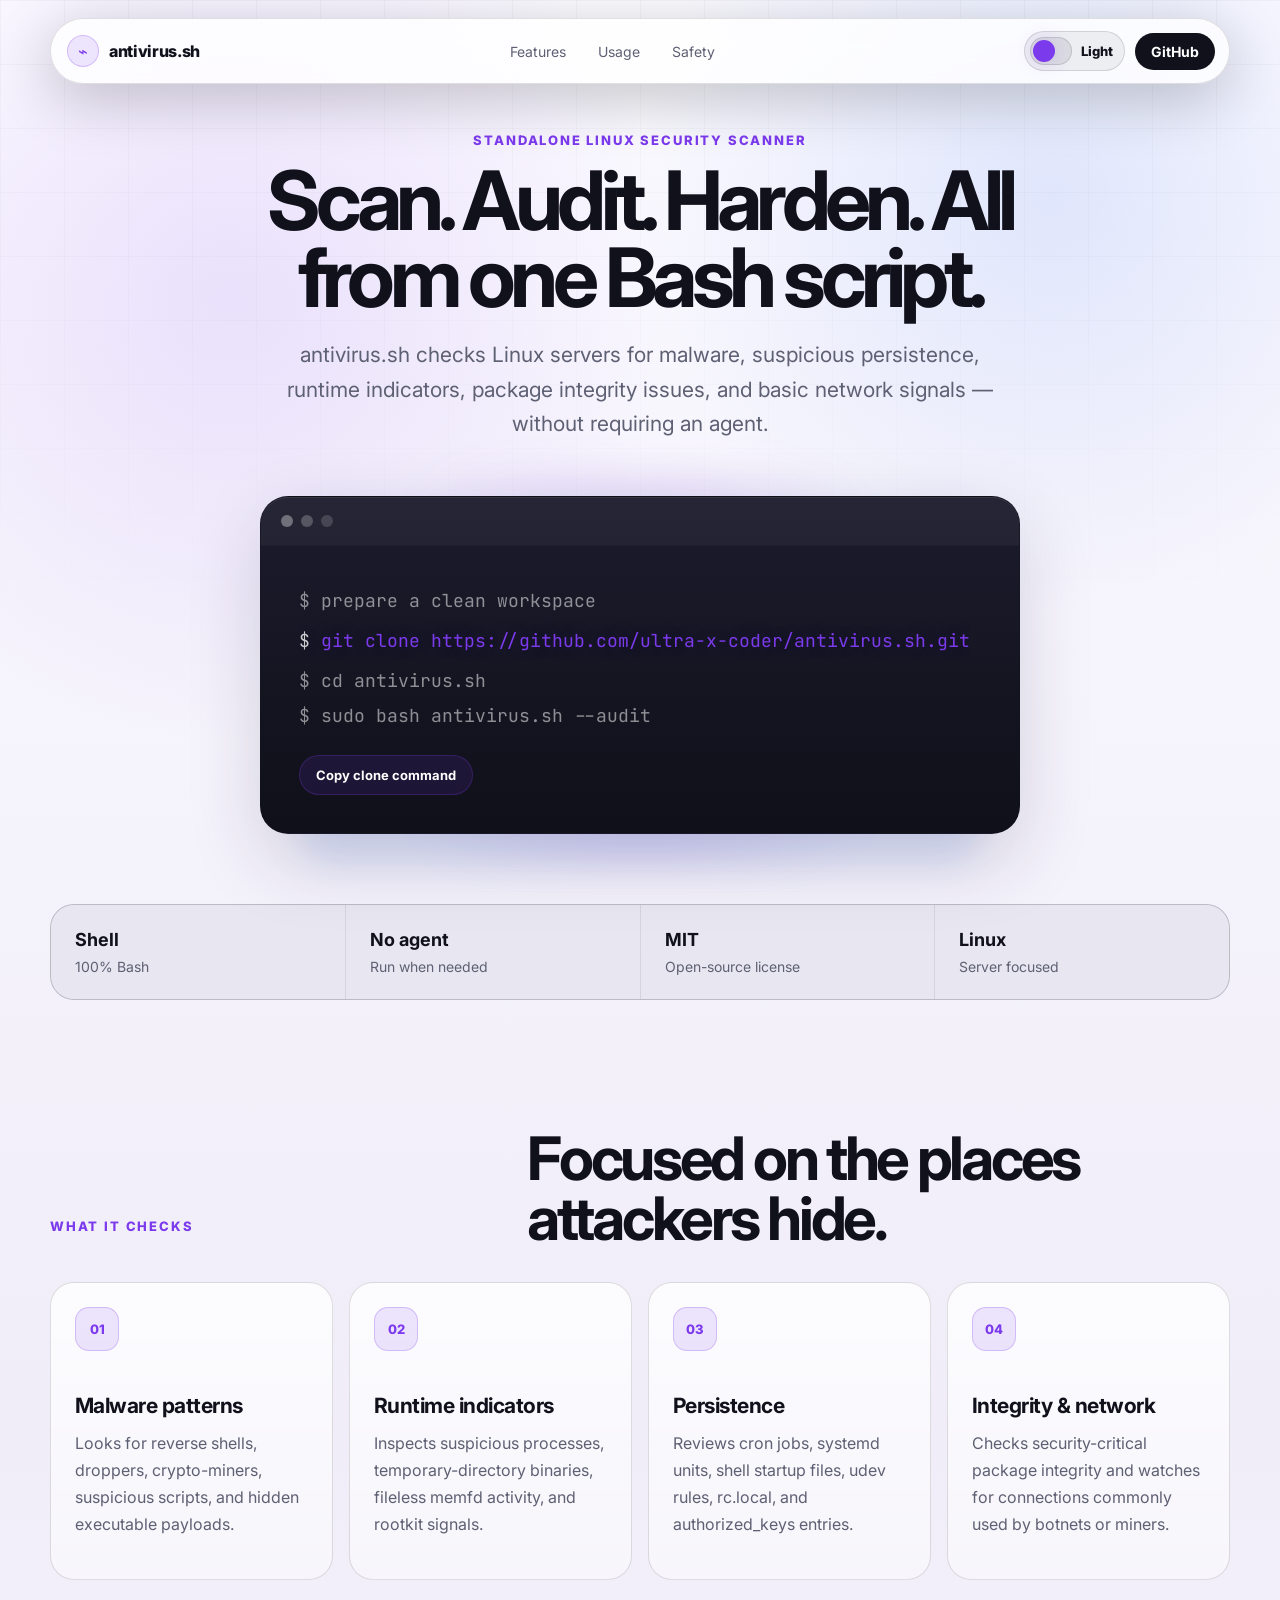
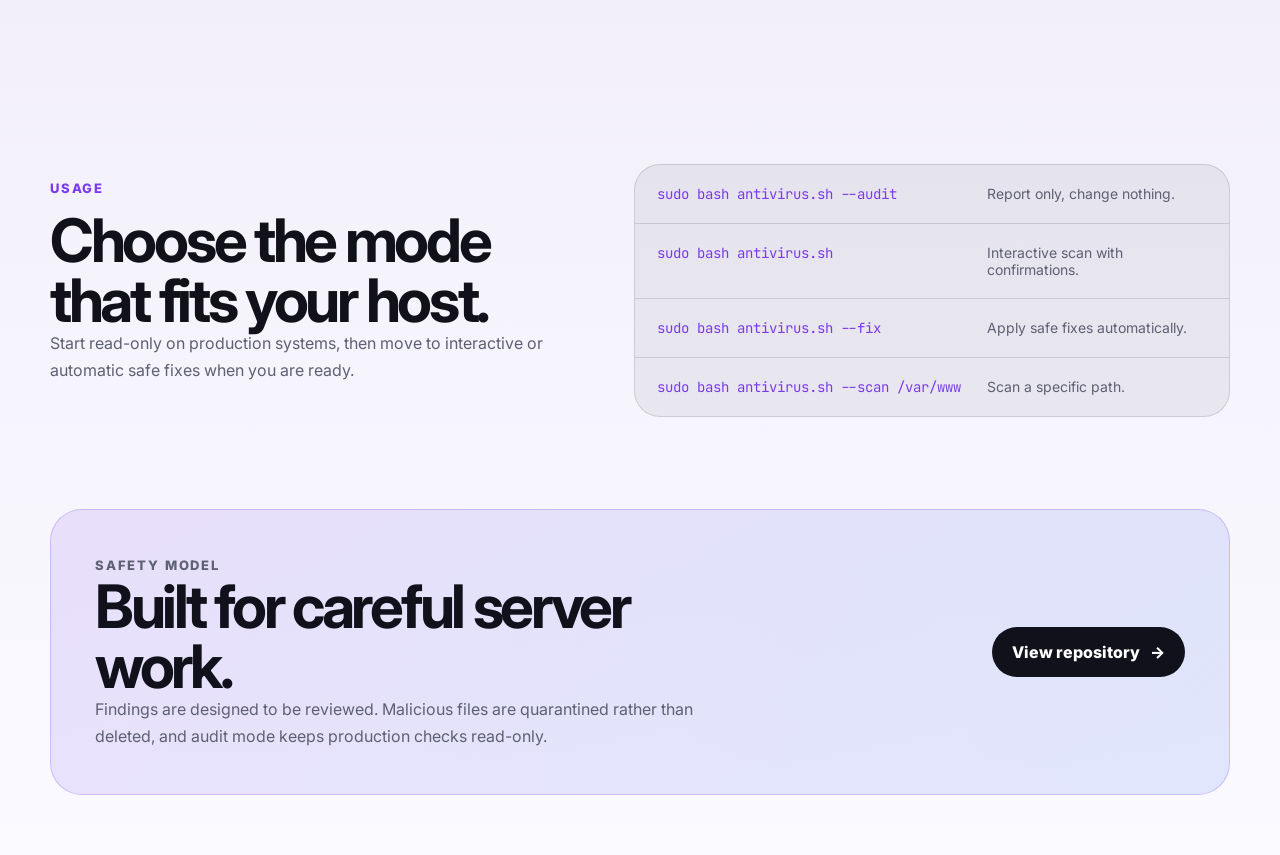
<file: website/index.html>
<!doctype html>
<html lang="en" data-theme="dark">
<head>
  <meta charset="utf-8" />
  <meta name="viewport" content="width=device-width, initial-scale=1" />
  <meta name="description" content="antivirus.sh is a standalone Bash malware scanner and security audit tool for Linux servers." />
  <title>antivirus.sh — Linux Malware Scanner</title>
  <link rel="preconnect" href="https://fonts.googleapis.com">
  <link rel="preconnect" href="https://fonts.gstatic.com" crossorigin>
  <link href="https://fonts.googleapis.com/css2?family=Inter:wght@400;500;600;700;800&family=JetBrains+Mono:wght@400;500;700&display=swap" rel="stylesheet">
  <link rel="stylesheet" href="styles.css" />
</head>
<body>
  <div class="page-shell">
    <header class="site-header" aria-label="Main navigation">
      <a class="brand" href="#top" aria-label="antivirus.sh home">
        <span class="brand-mark" aria-hidden="true">⌁</span>
        <span>antivirus.sh</span>
      </a>
      <nav class="nav-links" aria-label="Page sections">
        <a href="#features">Features</a>
        <a href="#usage">Usage</a>
        <a href="#safety">Safety</a>
      </nav>
      <div class="header-actions">
        <button class="theme-toggle" type="button" aria-label="Switch to light theme" aria-pressed="false">
          <span class="theme-toggle-track" aria-hidden="true">
            <span class="theme-toggle-thumb"></span>
          </span>
          <span class="theme-toggle-text">Dark</span>
        </button>
        <a class="github-link" href="https://github.com/ultra-x-coder/antivirus.sh" target="_blank" rel="noreferrer">GitHub</a>
      </div>
    </header>

    <main id="top">
      <section class="hero" aria-labelledby="hero-title">
        <div class="hero-copy">
          <p class="eyebrow">Standalone Linux security scanner</p>
          <h1 id="hero-title">Scan. Audit. Harden. All from one Bash script.</h1>
          <p class="hero-text">
            antivirus.sh checks Linux servers for malware, suspicious persistence, runtime indicators,
            package integrity issues, and basic network signals — without requiring an agent.
          </p>
        </div>

        <div class="terminal-wrap" aria-label="Installation command">
          <div class="terminal-window">
            <div class="terminal-chrome" aria-hidden="true">
              <span></span><span></span><span></span>
            </div>
            <div class="terminal-body">
              <div class="line muted">$ prepare a clean workspace</div>
              <div class="line command"><span class="prompt">$</span> <span id="clone-command">git clone https://github.com/ultra-x-coder/antivirus.sh.git</span></div>
              <div class="line muted">$ cd antivirus.sh</div>
              <div class="line muted">$ sudo bash antivirus.sh --audit</div>
              <button class="copy-button" type="button" data-copy-target="clone-command">Copy clone command</button>
            </div>
          </div>
        </div>
      </section>

      <section class="trust-strip" aria-label="Project highlights">
        <div><strong>Shell</strong><span>100% Bash</span></div>
        <div><strong>No agent</strong><span>Run when needed</span></div>
        <div><strong>MIT</strong><span>Open-source license</span></div>
        <div><strong>Linux</strong><span>Server focused</span></div>
      </section>

      <section class="section" id="features" aria-labelledby="features-title">
        <div class="section-heading">
          <p class="eyebrow">What it checks</p>
          <h2 id="features-title">Focused on the places attackers hide.</h2>
        </div>
        <div class="feature-grid">
          <article class="card">
            <span class="card-icon" aria-hidden="true">01</span>
            <h3>Malware patterns</h3>
            <p>Looks for reverse shells, droppers, crypto-miners, suspicious scripts, and hidden executable payloads.</p>
          </article>
          <article class="card">
            <span class="card-icon" aria-hidden="true">02</span>
            <h3>Runtime indicators</h3>
            <p>Inspects suspicious processes, temporary-directory binaries, fileless memfd activity, and rootkit signals.</p>
          </article>
          <article class="card">
            <span class="card-icon" aria-hidden="true">03</span>
            <h3>Persistence</h3>
            <p>Reviews cron jobs, systemd units, shell startup files, udev rules, rc.local, and authorized_keys entries.</p>
          </article>
          <article class="card">
            <span class="card-icon" aria-hidden="true">04</span>
            <h3>Integrity & network</h3>
            <p>Checks security-critical package integrity and watches for connections commonly used by botnets or miners.</p>
          </article>
        </div>
      </section>

      <section class="section split" id="usage" aria-labelledby="usage-title">
        <div>
          <p class="eyebrow">Usage</p>
          <h2 id="usage-title">Choose the mode that fits your host.</h2>
          <p class="section-text">
            Start read-only on production systems, then move to interactive or automatic safe fixes when you are ready.
          </p>
        </div>
        <div class="usage-panel">
          <div class="usage-row">
            <code>sudo bash antivirus.sh --audit</code>
            <span>Report only, change nothing.</span>
          </div>
          <div class="usage-row">
            <code>sudo bash antivirus.sh</code>
            <span>Interactive scan with confirmations.</span>
          </div>
          <div class="usage-row">
            <code>sudo bash antivirus.sh --fix</code>
            <span>Apply safe fixes automatically.</span>
          </div>
          <div class="usage-row">
            <code>sudo bash antivirus.sh --scan /var/www</code>
            <span>Scan a specific path.</span>
          </div>
        </div>
      </section>

      <section class="section safety" id="safety" aria-labelledby="safety-title">
        <div class="safety-copy">
          <p class="eyebrow">Safety model</p>
          <h2 id="safety-title">Built for careful server work.</h2>
          <p>
            Findings are designed to be reviewed. Malicious files are quarantined rather than deleted, and audit mode keeps production checks read-only.
          </p>
        </div>
        <a class="cta" href="https://github.com/ultra-x-coder/antivirus.sh" target="_blank" rel="noreferrer">
          View repository
          <span aria-hidden="true">→</span>
        </a>
      </section>
    </main>
  </div>

  <script src="script.js"></script>
</body>
</html>
</file>
<file: website/styles.css>
:root {
  color-scheme: dark light;
  --radius: 28px;
  --header-bg: rgba(0, 0, 0, .72);
  --bg: #000000;
  --bg-soft: #08080f;
  --surface: rgba(255,255,255,.065);
  --surface-strong: rgba(255,255,255,.11);
  --text: #ffffff;
  --muted: #aeb0bf;
  --line: rgba(255,255,255,.2);
  --terminal-border: #333333;
  --terminal-bg: #000000;
  --accent: #f81ce5;
  --accent-strong: rgba(248,28,229,.8);
  --accent-soft: rgba(248,28,229,.14);
  --accent-glow: rgba(248,28,229,.32);
  --accent-2: #7c5cff;
  --accent-2-soft: rgba(124,92,255,.18);
  --button-bg: #ffffff;
  --button-text: #09090f;
  --shadow: 0 30px 90px rgba(0,0,0,.55);
}

html[data-theme="light"] {
  color-scheme: light;
  --header-bg: rgba(255, 255, 255, .78);
  --bg: #fbfaff;
  --bg-soft: #f0edf8;
  --surface: rgba(16,16,28,.055);
  --surface-strong: rgba(16,16,28,.095);
  --text: #11111c;
  --muted: #5e6073;
  --line: rgba(17,17,28,.13);
  --terminal-border: rgba(17,17,28,.16);
  --terminal-bg: #11111c;
  --accent: #7c3aed;
  --accent-strong: rgba(124,58,237,.9);
  --accent-soft: rgba(124,58,237,.12);
  --accent-glow: rgba(124,58,237,.24);
  --accent-2: #2563eb;
  --accent-2-soft: rgba(37,99,235,.12);
  --button-bg: #11111c;
  --button-text: #ffffff;
  --shadow: 0 26px 75px rgba(36,30,63,.16);
}

* { box-sizing: border-box; }
html { scroll-behavior: smooth; }
body {
  margin: 0;
  min-height: 100vh;
  font-family: Inter, system-ui, -apple-system, BlinkMacSystemFont, "Segoe UI", sans-serif;
  background:
    radial-gradient(circle at 18% 12%, var(--accent-soft), transparent 28rem),
    radial-gradient(circle at 82% 8%, var(--accent-2-soft), transparent 26rem),
    linear-gradient(180deg, var(--bg) 0%, var(--bg-soft) 58%, var(--bg) 100%);
  color: var(--text);
}

body::before {
  content: "";
  position: fixed;
  inset: 0;
  pointer-events: none;
  background-image:
    linear-gradient(rgba(255,255,255,.035) 1px, transparent 1px),
    linear-gradient(90deg, rgba(255,255,255,.035) 1px, transparent 1px);
  background-size: 64px 64px;
  mask-image: linear-gradient(to bottom, rgba(0,0,0,.7), transparent 70%);
}

html[data-theme="light"] body::before {
  background-image:
    linear-gradient(rgba(17,17,28,.045) 1px, transparent 1px),
    linear-gradient(90deg, rgba(17,17,28,.045) 1px, transparent 1px);
}

.page-shell {
  width: min(1180px, calc(100% - 40px));
  margin: 0 auto;
}

.site-header {
  position: fixed;
  top: 18px;
  left: 50%;
  z-index: 10;
  width: min(1180px, calc(100% - 40px));
  transform: translateX(-50%);
  display: flex;
  align-items: center;
  justify-content: space-between;
  gap: 20px;
  padding: 12px 14px 12px 16px;
  border: 1px solid var(--line);
  border-radius: 999px;
  background: var(--header-bg);
  box-shadow: 0 14px 60px rgba(0,0,0,.22);
  backdrop-filter: blur(18px);
}

.brand, .github-link, .nav-links a, .cta {
  color: var(--text);
  text-decoration: none;
}

.brand {
  display: inline-flex;
  align-items: center;
  gap: 10px;
  font-weight: 800;
  letter-spacing: -.02em;
}

.brand-mark {
  display: grid;
  width: 32px;
  height: 32px;
  place-items: center;
  border-radius: 50%;
  background: var(--accent-soft);
  color: var(--accent);
  box-shadow: inset 0 0 0 1px var(--accent-glow);
}

.nav-links {
  display: flex;
  align-items: center;
  gap: 8px;
}

.nav-links a {
  padding: 9px 12px;
  border-radius: 999px;
  color: var(--muted);
  font-size: 14px;
  transition: background .2s ease, color .2s ease;
}

.nav-links a:hover { background: var(--surface); color: var(--text); }

.header-actions {
  display: inline-flex;
  align-items: center;
  gap: 10px;
}

.theme-toggle {
  display: inline-flex;
  align-items: center;
  gap: 9px;
  height: 40px;
  padding: 5px 11px 5px 5px;
  border: 1px solid var(--line);
  border-radius: 999px;
  background: var(--surface);
  color: var(--text);
  cursor: pointer;
  font: 800 13px Inter, system-ui, sans-serif;
  transition: transform .2s ease, background .2s ease, border-color .2s ease;
}

.theme-toggle:hover {
  transform: translateY(-1px);
  background: var(--surface-strong);
}

.theme-toggle-track {
  position: relative;
  display: inline-flex;
  width: 42px;
  height: 28px;
  padding: 3px;
  border-radius: 999px;
  background: rgba(255,255,255,.12);
  box-shadow: inset 0 0 0 1px var(--line);
}

html[data-theme="light"] .theme-toggle-track {
  background: rgba(17,17,28,.08);
}

.theme-toggle-thumb {
  width: 22px;
  height: 22px;
  border-radius: 50%;
  background: var(--accent);
  box-shadow: 0 0 20px var(--accent-glow);
  transform: translateX(14px);
  transition: transform .2s ease, background .2s ease;
}

html[data-theme="light"] .theme-toggle-thumb {
  transform: translateX(0);
}

.github-link {
  padding: 10px 16px;
  border-radius: 999px;
  background: var(--button-bg);
  color: var(--button-text);
  font-weight: 700;
  font-size: 14px;
}

.hero {
  min-height: 100vh;
  display: grid;
  grid-template-rows: auto auto;
  align-content: center;
  justify-items: center;
  gap: clamp(28px, 5vw, 54px);
  padding: 132px 0 70px;
  text-align: center;
}

.hero-copy {
  max-width: 850px;
  margin-inline: auto;
}

.eyebrow {
  margin: 0 0 14px;
  color: var(--accent);
  font-size: 13px;
  font-weight: 800;
  letter-spacing: .14em;
  text-transform: uppercase;
}

h1, h2, h3, p { margin-top: 0; }
h1 {
  margin-bottom: 22px;
  font-size: clamp(46px, 8vw, 82px);
  line-height: .94;
  letter-spacing: -.07em;
}

.hero-text {
  max-width: 740px;
  margin: 0 auto;
  color: var(--muted);
  font-size: clamp(17px, 2vw, 21px);
  line-height: 1.65;
}

.terminal-wrap {
  width: min(760px, 100%);
  position: relative;
}

.terminal-wrap::before,
.terminal-wrap::after {
  content: "";
  position: absolute;
  inset: -28px;
  z-index: -1;
  border-radius: 34px;
  background: radial-gradient(circle at center, var(--accent-glow), transparent 62%);
  filter: blur(18px);
}

.terminal-wrap::after {
  inset: 18px 40px -30px;
  background: var(--accent-2-soft);
}

.terminal-window {
  overflow: hidden;
  border: 1px solid var(--terminal-border);
  border-radius: var(--radius);
  background: linear-gradient(180deg, rgba(20,20,31,.94), var(--terminal-bg));
  box-shadow: var(--shadow), inset 0 1px 0 rgba(255,255,255,.08);
  text-align: left;
}

html[data-theme="light"] .terminal-window {
  background: linear-gradient(180deg, #1b1b2c, #10101a);
}

.terminal-chrome {
  display: flex;
  gap: 8px;
  padding: 18px 20px;
  border-bottom: 1px solid var(--terminal-border);
  background: rgba(255,255,255,.045);
}

.terminal-chrome span {
  width: 12px;
  height: 12px;
  border-radius: 50%;
  background: rgba(255,255,255,.35);
}

.terminal-chrome span:nth-child(2) { opacity: .65; }
.terminal-chrome span:nth-child(3) { opacity: .45; }

.terminal-body {
  position: relative;
  padding: clamp(24px, 4vw, 38px);
  font-family: "JetBrains Mono", ui-monospace, SFMono-Regular, Menlo, Consolas, monospace;
  font-size: clamp(13px, 2vw, 18px);
  line-height: 1.9;
  color: #fff;
}

.line {
  white-space: nowrap;
  overflow: hidden;
  text-overflow: ellipsis;
}

.line.muted { color: rgba(255,255,255,.52); }
.line.command {
  width: fit-content;
  max-width: 100%;
  margin: 4px 0;
  padding: 2px 0;
  color: var(--accent);
  text-shadow: 0 0 24px var(--accent-glow);
}

.prompt { color: #fff; opacity: .78; }

.copy-button {
  margin-top: 22px;
  appearance: none;
  border: 1px solid var(--accent-glow);
  border-radius: 999px;
  background: var(--accent-soft);
  color: #fff;
  cursor: pointer;
  font: 700 13px Inter, system-ui, sans-serif;
  padding: 11px 16px;
  transition: transform .2s ease, border-color .2s ease, background .2s ease;
}

.copy-button:hover {
  transform: translateY(-1px);
  border-color: var(--accent-strong);
  background: rgba(248,28,229,.2);
}

html[data-theme="light"] .copy-button:hover {
  background: rgba(124,58,237,.2);
}

.trust-strip {
  display: grid;
  grid-template-columns: repeat(4, 1fr);
  gap: 1px;
  overflow: hidden;
  margin-bottom: 36px;
  border: 1px solid var(--line);
  border-radius: 24px;
  background: var(--line);
}

.trust-strip div {
  padding: 24px;
  background: color-mix(in srgb, var(--bg-soft) 72%, transparent);
}

.trust-strip strong, .trust-strip span { display: block; }
.trust-strip strong { margin-bottom: 8px; font-size: 18px; }
.trust-strip span { color: var(--muted); font-size: 14px; }

.section {
  padding: 92px 0;
}

.section-heading {
  display: grid;
  grid-template-columns: .78fr 1.22fr;
  gap: 28px;
  align-items: end;
  margin-bottom: 34px;
}

h2 {
  margin-bottom: 0;
  font-size: clamp(34px, 5vw, 60px);
  line-height: 1;
  letter-spacing: -.055em;
}

.feature-grid {
  display: grid;
  grid-template-columns: repeat(4, 1fr);
  gap: 16px;
}

.card {
  min-height: 290px;
  padding: 24px;
  border: 1px solid var(--line);
  border-radius: 24px;
  background: linear-gradient(180deg, var(--surface), rgba(255,255,255,.035));
  box-shadow: inset 0 1px 0 rgba(255,255,255,.05);
}

html[data-theme="light"] .card {
  background: linear-gradient(180deg, rgba(255,255,255,.8), rgba(255,255,255,.46));
}

.card-icon {
  display: inline-grid;
  width: 44px;
  height: 44px;
  place-items: center;
  margin-bottom: 42px;
  border: 1px solid var(--accent-glow);
  border-radius: 14px;
  color: var(--accent);
  background: var(--accent-soft);
  font-size: 13px;
  font-weight: 800;
}

.card h3 {
  margin-bottom: 12px;
  font-size: 21px;
  letter-spacing: -.025em;
}

.card p, .section-text, .safety p {
  color: var(--muted);
  line-height: 1.7;
}

.split {
  display: grid;
  grid-template-columns: .95fr 1.05fr;
  gap: 44px;
  align-items: center;
}

.usage-panel {
  border: 1px solid var(--line);
  border-radius: 26px;
  background: var(--surface);
  overflow: hidden;
}

.usage-row {
  display: grid;
  grid-template-columns: 1.35fr .95fr;
  gap: 18px;
  padding: 20px 22px;
  border-bottom: 1px solid var(--line);
}

.usage-row:last-child { border-bottom: 0; }

code {
  font-family: "JetBrains Mono", ui-monospace, SFMono-Regular, Menlo, Consolas, monospace;
  color: var(--accent);
  font-size: 14px;
}

.usage-row span {
  color: var(--muted);
  font-size: 14px;
}

.safety {
  display: flex;
  justify-content: space-between;
  align-items: center;
  gap: 28px;
  margin-bottom: 60px;
  padding: 44px;
  border: 1px solid var(--accent-glow);
  border-radius: 32px;
  background: linear-gradient(135deg, var(--accent-soft), var(--accent-2-soft));
}

.safety-copy { max-width: 660px; }
.safety p { margin-bottom: 0; }

.cta {
  display: inline-flex;
  align-items: center;
  justify-content: center;
  gap: 10px;
  min-width: 180px;
  padding: 15px 20px;
  border-radius: 999px;
  background: var(--button-bg);
  color: var(--button-text);
  font-weight: 800;
  white-space: nowrap;
}

@media (max-width: 900px) {
  .nav-links { display: none; }
  .hero { padding-top: 118px; }
  .trust-strip, .feature-grid { grid-template-columns: repeat(2, 1fr); }
  .section-heading, .split { grid-template-columns: 1fr; }
  .usage-row { grid-template-columns: 1fr; gap: 8px; }
  .safety { align-items: flex-start; flex-direction: column; }
}

@media (max-width: 680px) {
  .theme-toggle-text { display: none; }
  .theme-toggle { padding-right: 5px; }
}

@media (max-width: 560px) {
  .page-shell, .site-header { width: min(100% - 24px, 1180px); }
  .github-link { padding-inline: 12px; }
  .brand span:last-child { display: none; }
  .hero { min-height: 100svh; }
  .terminal-body { font-size: 12px; }
  .trust-strip, .feature-grid { grid-template-columns: 1fr; }
  .card { min-height: auto; }
  .card-icon { margin-bottom: 28px; }
  .section { padding: 68px 0; }
  .safety { padding: 28px; }
}

@media (max-width: 430px) {
  .header-actions { gap: 6px; }
  .github-link { font-size: 13px; padding: 10px 12px; }
}

@media (prefers-reduced-motion: no-preference) {
  .terminal-window { animation: floatIn .7s ease both; }
  .hero-copy { animation: fadeUp .6s ease both; }
  @keyframes floatIn {
    from { opacity: 0; transform: translateY(18px) scale(.985); }
    to { opacity: 1; transform: translateY(0) scale(1); }
  }
  @keyframes fadeUp {
    from { opacity: 0; transform: translateY(14px); }
    to { opacity: 1; transform: translateY(0); }
  }
}
</file>
